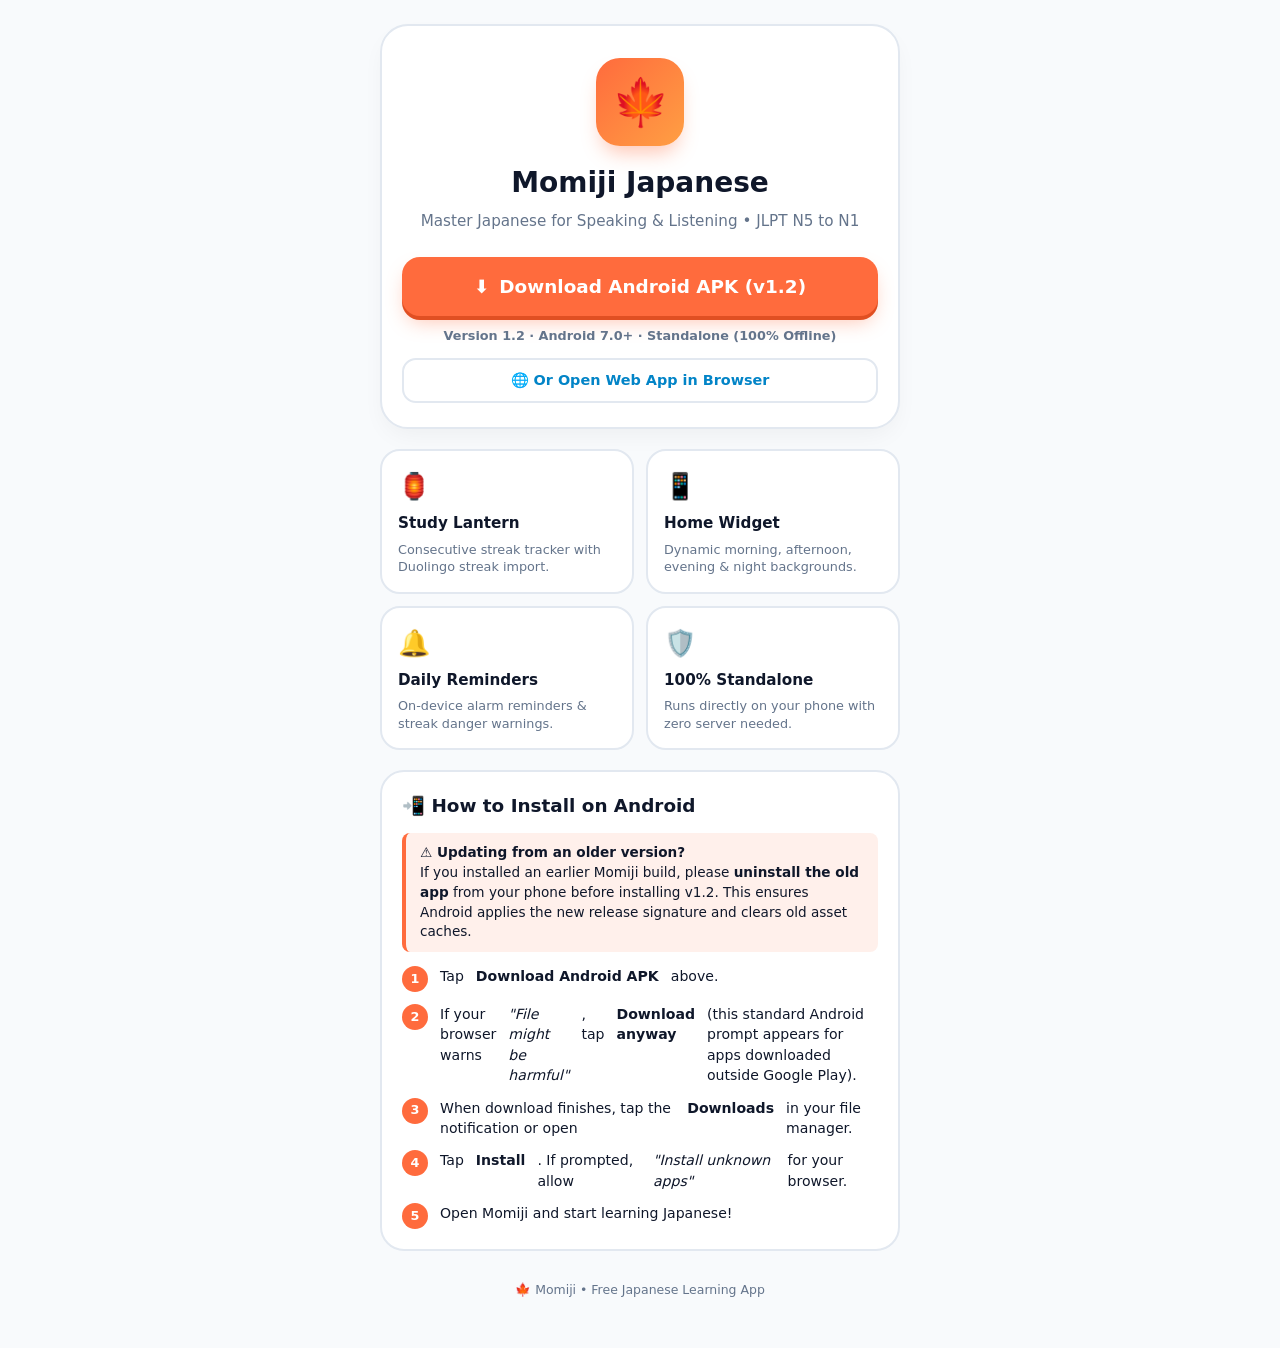
<file: download/index.html>
<!doctype html>
<html lang="en">
  <head>
    <meta charset="UTF-8" />
    <meta name="viewport" content="width=device-width, initial-scale=1, viewport-fit=cover" />
    <meta name="theme-color" content="#ff6b3d" />
    <title>Download Momiji — Japanese Study App (Android APK)</title>
    <link rel="icon" href="../icons/icon.svg" type="image/svg+xml" />
    <style>
      :root {
        --primary: #ff6b3d;
        --primary-dark: #e04f22;
        --bg: #f8fafc;
        --card: #ffffff;
        --text: #0f172a;
        --text-muted: #64748b;
        --border: #e2e8f0;
        --blue: #0284c7;
        --green: #10b981;
      }
      @media (prefers-color-scheme: dark) {
        :root {
          --bg: #090d16;
          --card: #131c2e;
          --text: #f8fafc;
          --text-muted: #94a3b8;
          --border: #1e293b;
        }
      }
      * { box-sizing: border-box; margin: 0; padding: 0; }
      body {
        font-family: system-ui, -apple-system, BlinkMacSystemFont, 'Segoe UI', Roboto, sans-serif;
        background: var(--bg);
        color: var(--text);
        line-height: 1.5;
        padding: 24px 16px 48px;
        display: flex;
        justify-content: center;
      }
      .container {
        max-width: 520px;
        width: 100%;
        display: flex;
        flex-direction: column;
        gap: 20px;
      }
      .hero {
        text-align: center;
        padding: 32px 20px 24px;
        background: var(--card);
        border: 2px solid var(--border);
        border-radius: 28px;
        box-shadow: 0 10px 25px -5px rgba(0, 0, 0, 0.05);
      }
      .app-icon {
        width: 88px;
        height: 88px;
        border-radius: 24px;
        background: linear-gradient(135deg, #ff6b3d 0%, #ff9f43 100%);
        display: grid;
        place-items: center;
        font-size: 46px;
        margin: 0 auto 16px;
        box-shadow: 0 12px 20px -6px rgba(255, 107, 61, 0.4);
      }
      h1 { font-size: 1.75rem; font-weight: 900; margin-bottom: 6px; }
      .tagline { font-size: 0.95rem; color: var(--text-muted); margin-bottom: 24px; }
      .btn-download {
        display: inline-flex;
        align-items: center;
        justify-content: center;
        gap: 10px;
        width: 100%;
        padding: 16px 24px;
        background: var(--primary);
        color: #ffffff;
        font-size: 1.15rem;
        font-weight: 800;
        text-decoration: none;
        border-radius: 18px;
        border: none;
        box-shadow: 0 4px 0 var(--primary-dark), 0 10px 20px -5px rgba(255, 107, 61, 0.4);
        cursor: pointer;
        transition: transform 0.1s, box-shadow 0.1s;
      }
      .btn-download:hover { transform: translateY(-2px); }
      .btn-download:active { transform: translateY(2px); box-shadow: 0 1px 0 var(--primary-dark); }
      .meta-info {
        font-size: 0.8rem;
        color: var(--text-muted);
        margin-top: 10px;
        font-weight: 600;
      }
      .btn-web {
        display: inline-flex;
        align-items: center;
        justify-content: center;
        gap: 8px;
        margin-top: 12px;
        padding: 10px 16px;
        background: transparent;
        color: var(--blue);
        border: 2px solid var(--border);
        border-radius: 14px;
        text-decoration: none;
        font-size: 0.9rem;
        font-weight: 700;
        width: 100%;
      }
      .features {
        display: grid;
        grid-template-columns: repeat(2, 1fr);
        gap: 12px;
      }
      .feature-card {
        background: var(--card);
        border: 2px solid var(--border);
        border-radius: 20px;
        padding: 16px;
        display: flex;
        flex-direction: column;
        gap: 6px;
      }
      .feature-card .icon { font-size: 26px; }
      .feature-card h3 { font-size: 0.95rem; font-weight: 800; }
      .feature-card p { font-size: 0.8rem; color: var(--text-muted); line-height: 1.35; }
      .instructions {
        background: var(--card);
        border: 2px solid var(--border);
        border-radius: 24px;
        padding: 20px;
      }
      .instructions h2 { font-size: 1.15rem; font-weight: 800; margin-bottom: 14px; display: flex; align-items: center; gap: 8px; }
      .steps { list-style: none; counter-reset: step; display: flex; flex-direction: column; gap: 12px; }
      .steps li { counter-increment: step; display: flex; align-items: flex-start; gap: 12px; font-size: 0.88rem; line-height: 1.45; }
      .steps li::before {
        content: counter(step);
        flex: none;
        width: 26px;
        height: 26px;
        border-radius: 50%;
        background: var(--primary);
        color: #fff;
        display: grid;
        place-items: center;
        font-size: 0.8rem;
        font-weight: 900;
      }
      .footer {
        text-align: center;
        font-size: 0.78rem;
        color: var(--text-muted);
        padding-top: 10px;
      }
    </style>
  </head>
  <body>
    <div class="container">
      <div class="hero">
        <div class="app-icon">🍁</div>
        <h1>Momiji Japanese</h1>
        <p class="tagline">Master Japanese for Speaking & Listening • JLPT N5 to N1</p>
        <a href="./Momiji.apk" class="btn-download" download="Momiji.apk">
          <span>⬇️</span> Download Android APK (v1.2)
        </a>
        <div class="meta-info">Version 1.2 · Android 7.0+ · Standalone (100% Offline)</div>
        <a href="../" class="btn-web">🌐 Or Open Web App in Browser</a>
      </div>

      <div class="features">
        <div class="feature-card">
          <span class="icon">🏮</span>
          <h3>Study Lantern</h3>
          <p>Consecutive streak tracker with Duolingo streak import.</p>
        </div>
        <div class="feature-card">
          <span class="icon">📱</span>
          <h3>Home Widget</h3>
          <p>Dynamic morning, afternoon, evening & night backgrounds.</p>
        </div>
        <div class="feature-card">
          <span class="icon">🔔</span>
          <h3>Daily Reminders</h3>
          <p>On-device alarm reminders & streak danger warnings.</p>
        </div>
        <div class="feature-card">
          <span class="icon">🛡️</span>
          <h3>100% Standalone</h3>
          <p>Runs directly on your phone with zero server needed.</p>
        </div>
      </div>

      <div class="instructions">
        <h2>📲 How to Install on Android</h2>
        <div style="background: rgba(255, 107, 61, 0.1); border-left: 4px solid var(--primary); padding: 10px 14px; border-radius: 8px; margin-bottom: 14px; font-size: 0.85rem; line-height: 1.45;">
          <strong>⚠️ Updating from an older version?</strong><br>
          If you installed an earlier Momiji build, please <strong>uninstall the old app</strong> from your phone before installing v1.2. This ensures Android applies the new release signature and clears old asset caches.
        </div>
        <ol class="steps">
          <li>Tap <strong>Download Android APK</strong> above.</li>
          <li>If your browser warns <em>"File might be harmful"</em>, tap <strong>Download anyway</strong> (this standard Android prompt appears for apps downloaded outside Google Play).</li>
          <li>When download finishes, tap the notification or open <strong>Downloads</strong> in your file manager.</li>
          <li>Tap <strong>Install</strong>. If prompted, allow <em>"Install unknown apps"</em> for your browser.</li>
          <li>Open Momiji and start learning Japanese!</li>
        </ol>
      </div>

      <div class="footer">
        🍁 Momiji • Free Japanese Learning App
      </div>
    </div>
  </body>
</html>
</file>
